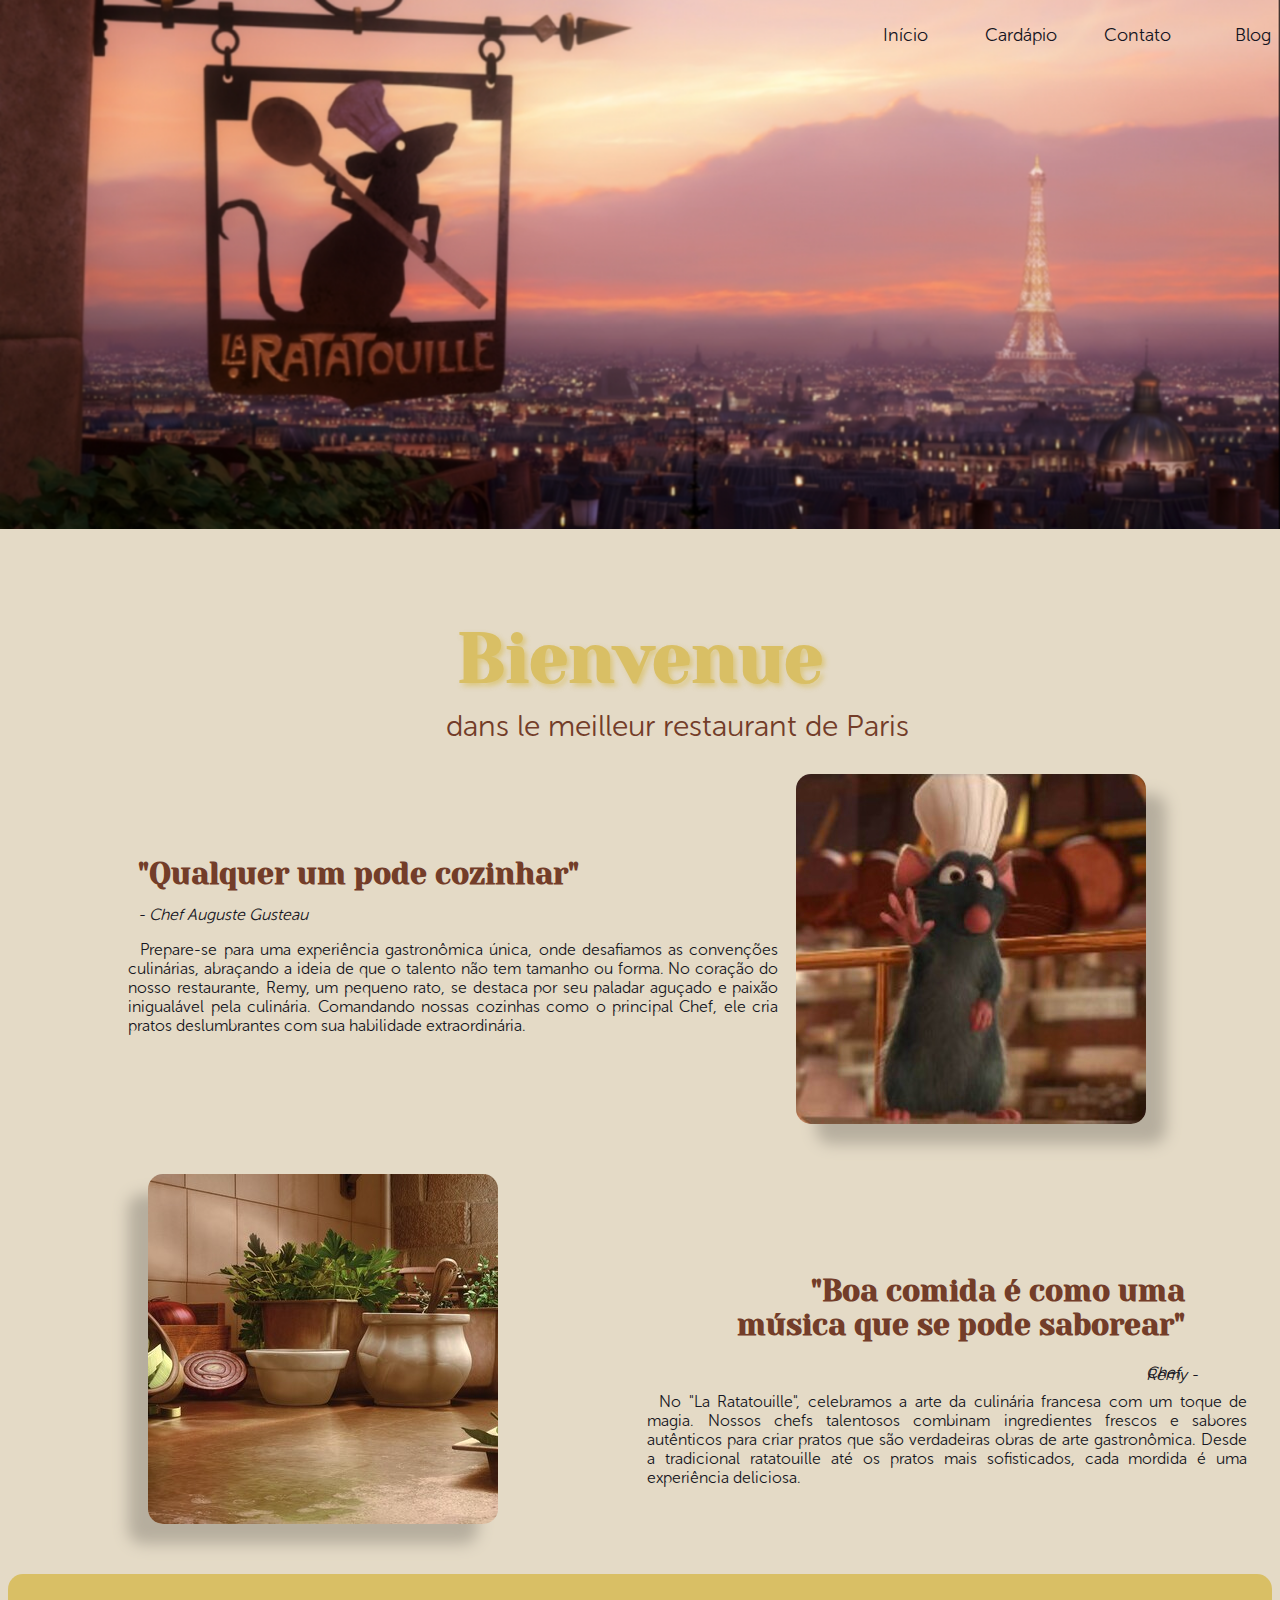
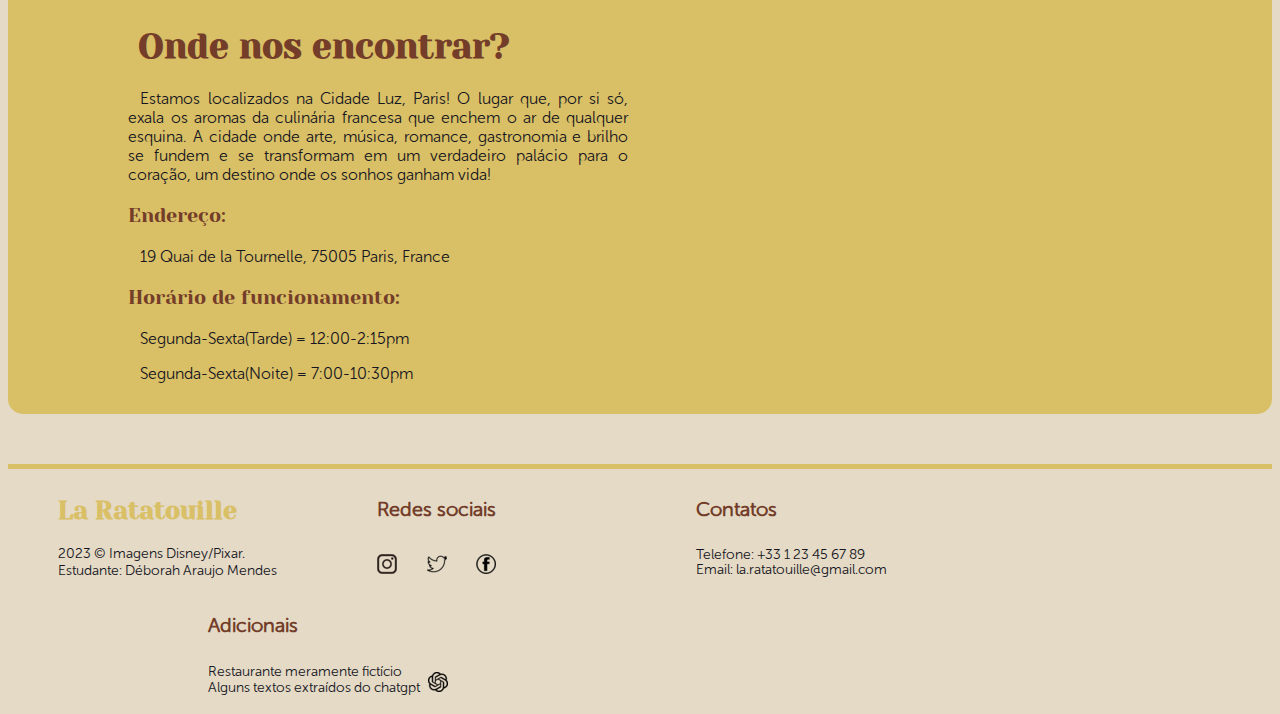
<file: index.html>
<!DOCTYPE html>
<html lang="pt-br">
<head>
    <meta charset="UTF-8">
    <meta http-equiv="X-UA-Compatible" content="IE=edge">
    <meta name="viewport" content="width=device-width, initial-scale=1.0">
    <link rel="stylesheet" href="styles.css">
    <title>La Ratatouille</title>
</head>
<body>
    <div>
    <ul>
        <li>
            <a href="index.html">Início</a>
        </li>
        <li>
            <a href="cardapio.html">Cardápio</a>
        </li>
        <li> 
            <a href="contato.html">Contato</a>
        </li>
        <li>
            <a href="blog.html">Blog</a>
        </li>
    </ul>   
    </div>

    <h1>Bienvenue</h1>
    <p class="subti">dans le meilleur restaurant de Paris</p>

    <div class="flex-container">
        <div class="galeria-a">
            <div class="galeria-a1">
             <h3 class="frase1">"Qualquer um pode cozinhar"</h3>
             <p class="chef-cit">- Chef Auguste Gusteau</p>
             <p class="pa1">Prepare-se para uma experiência gastronômica única, onde desafiamos as convenções culinárias, 
                          abraçando a ideia de que o talento não tem tamanho ou forma. No coração do nosso restaurante, 
                          Remy, um pequeno rato, se destaca por seu paladar aguçado e paixão inigualável pela culinária.
                          Comandando nossas cozinhas como o principal Chef, ele cria pratos deslumbrantes com sua habilidade
                          extraordinária.</p>
            </div>
        </div>

        <div class="galeria-b">
            <div class="galeria-a1">
            <img class="remy-chef" src="fotos/remy-chef-350.jpg" alt="">
            </div>
        </div>
    </div>

    <div class="flex-container">
        <div class="galeria-a">
            <div class="galeria-a1">
                <img class="temperos" src="fotos/temperos-350.jpeg" alt="">          
            </div>
        </div>

        <div class="galeria-b">
            <div class="galeria-a1">
                <h3 class="frase2">"Boa comida é como uma<br> música que se pode saborear"</h3>
                <p class="remy-cit">Chef Remy -</p>
                <p class="pa2">No "La Ratatouille", celebramos a arte da culinária francesa com um toque de magia. 
                             Nossos chefs talentosos combinam ingredientes frescos e sabores autênticos para 
                             criar pratos que são verdadeiras obras de arte gastronômica. Desde a tradicional
                             ratatouille até os pratos mais sofisticados, cada mordida é uma experiência deliciosa.</p>
            </div>
        </div>
    </div>

    <div class="local">
        <div class="galeria-a">
            <div class="galeria-a1">
             <h3 class="frase3">Onde nos encontrar?</h3>   
             <p class="pa3">Estamos localizados na Cidade Luz, Paris! O lugar que, por si só, exala os aromas da 
                          culinária francesa que enchem o ar de qualquer esquina. A cidade onde arte, música, 
                          romance, gastronomia e brilho se fundem e se transformam em um verdadeiro palácio para
                          o coração, um destino onde os sonhos ganham vida!</p>
             <p class="pa4">Endereço:</p>
                <p class="pa3">19 Quai de la Tournelle, 75005 Paris, France</p>
             <p class="pa4">Horário de funcionamento:</p>
                <p class="pa3">Segunda-Sexta(Tarde) = 12:00-2:15pm</p>
                <p class="pa3">Segunda-Sexta(Noite) = 7:00-10:30pm</p>             
            </div>
        </div>
        <div class="galeria-b">
            <div class="galeria-a1">
             <iframe class="maps" src="https://www.google.com/maps/embed?pb=!1m18!1m12!1m3!1d328.179140240863!2d2.3544382430855504!3d48.
             84995070000001!2m3!1f0!2f0!3f0!3m2!1i1024!2i768!4f13.1!3m3!1m2!1s0x47e671e4b41c8a83%3A0x5bd4a63441a1398a!2sLa%
             20R%C3%B4tisserie%20d&#39;Argent!5e0!3m2!1sen!2sbr!4v1685322840221!5m2!1sen!2sbr" width="440" height="400" 
             style="border:0;" allowfullscreen="" loading="lazy" referrerpolicy="no-referrer-when-downgrade"></iframe>
            </div>
        </div>
    </div>

    <hr class="linha">

    <div class="flex-container">
        <div>
         <h4>La Ratatouille</h4>
            <p class="rights">2023 © Imagens Disney/Pixar.<br>Estudante: Déborah Araujo Mendes</p>
        </div>
        <div>
            <h5 class="redes">Redes sociais</h5>
            <div  class="flex-container">
                <a href="https://www.instagram.com/catolicadebrasilia/?hl=en" target="_blank">
                <img class="insta" src="fotos/insta-20.png" alt=""></a>

                <a href="https://twitter.com/catolica" target="_blank">
                <img class="twitter" src="fotos/twitter-20.png" alt=""></a>

                <a href="https://www.facebook.com/catolicadebrasilia/" target="_blank">
                <img class="face" src="fotos/face-20.png" alt=""></a>
            </div>
        </div>
        <div>
            <h5>Contatos</h5>
            <p class="dados">Telefone: +33 1 23 45 67 89</p>
            <p class="dados">Email: la.ratatouille@gmail.com</p>
        </div>
        <div>
            <h5>Adicionais</h5>
            <p class="dados">Restaurante meramente fictício<br>
            Alguns textos extraídos do chatgpt
                <a href="https://openai.com/blog/chatgpt"target="_blank">
                <img class="chatgpt" src="fotos/chatgpt-20.png" alt=""></a>
            </p>

        </div>
    </div>
</body>
</html>
</file>
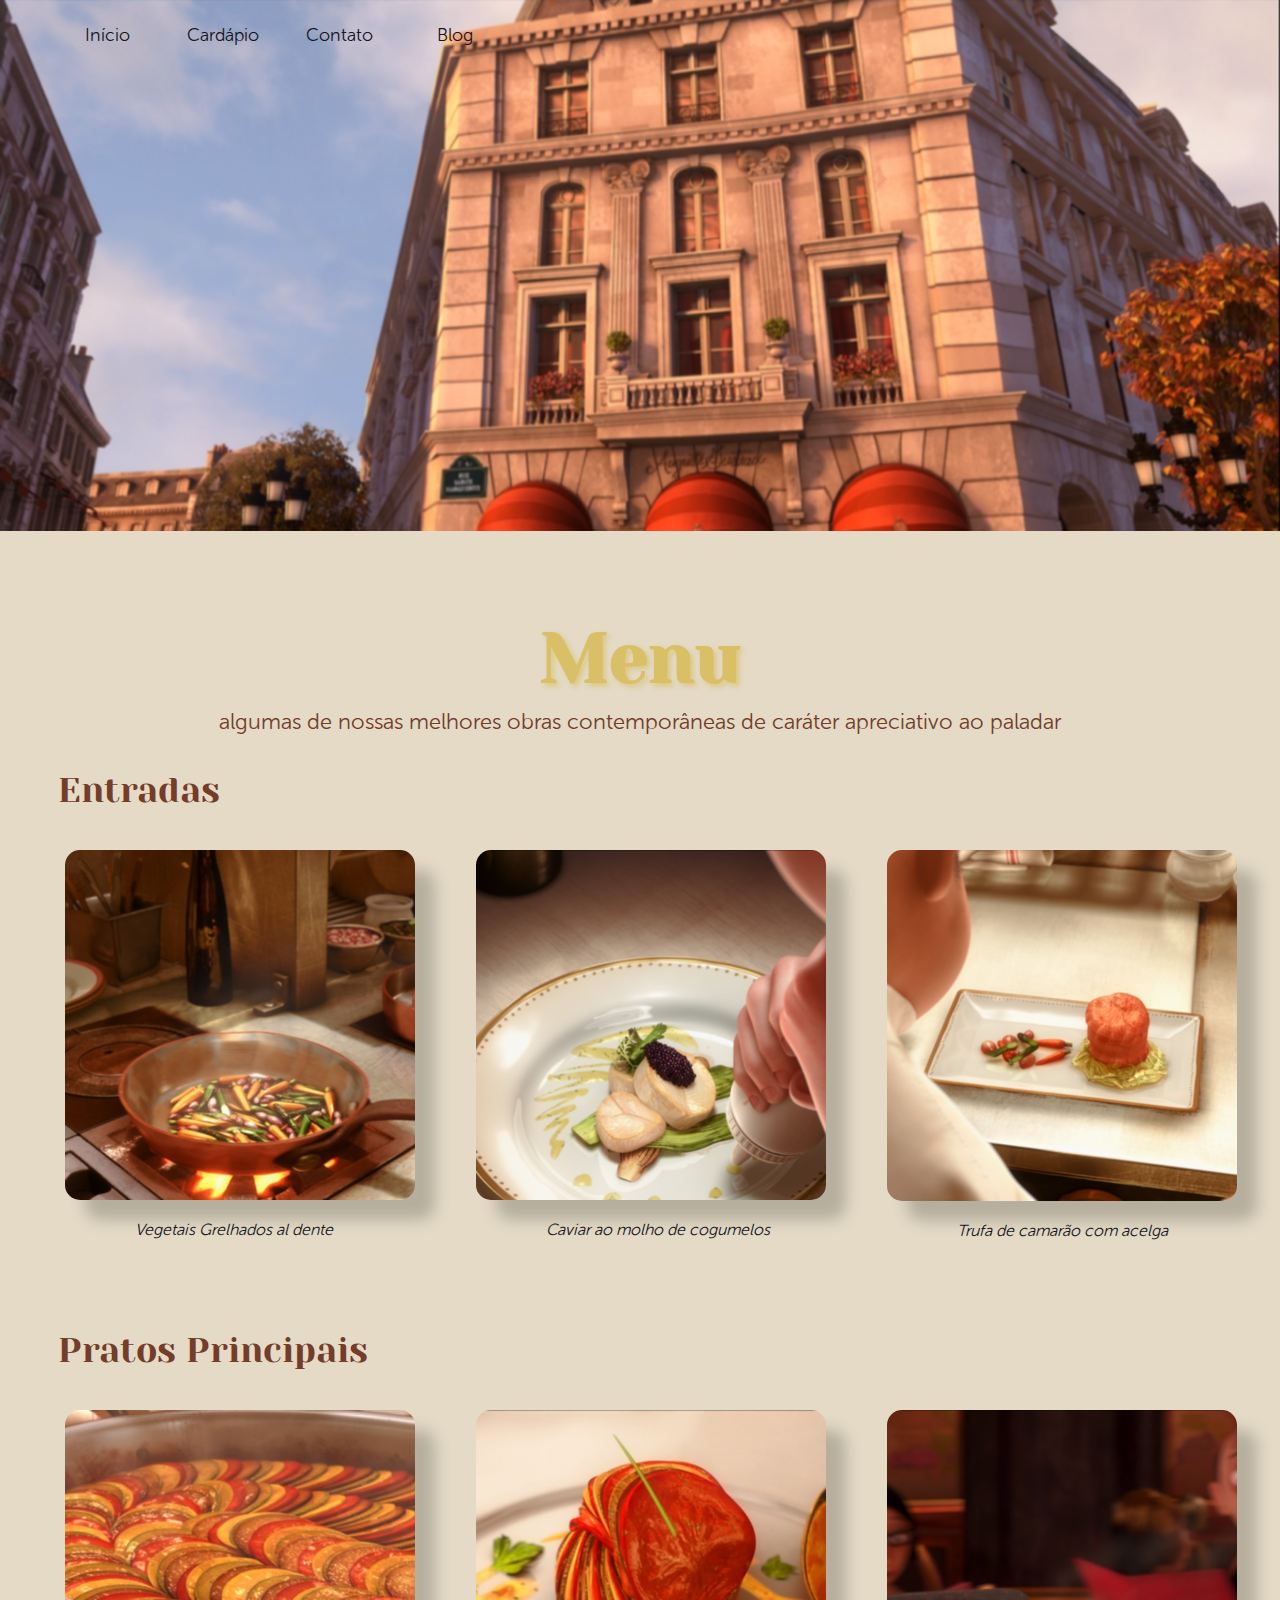
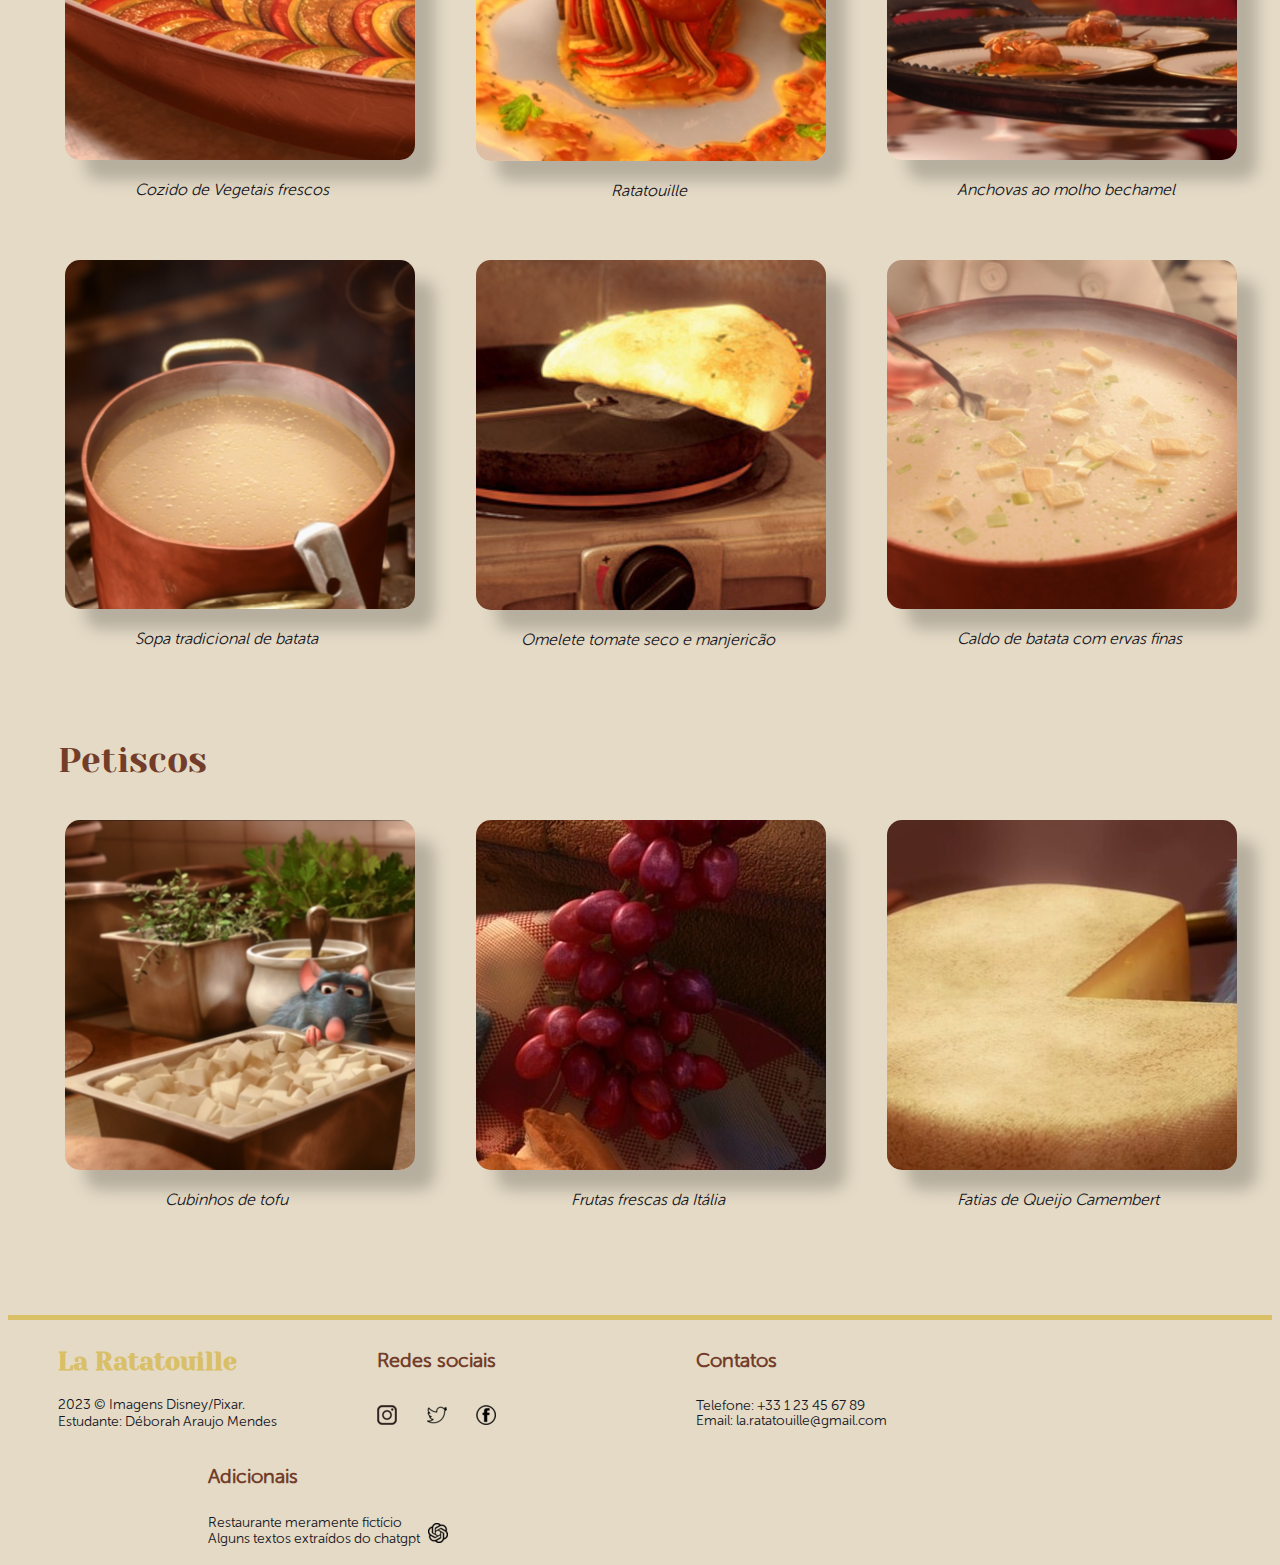
<file: cardapio.html>
<!DOCTYPE html>
<html lang="pt-br">
<head>
    <meta charset="UTF-8">
    <meta http-equiv="X-UA-Compatible" content="IE=edge">
    <meta name="viewport" content="width=device-width, initial-scale=1.0">
    <link rel="stylesheet" href="cardapio.css">
    <title>Cardápio</title>
</head>
<body>
    <div>
        <ul>
            <li>
                <a href="index.html">Início</a>
            </li>
            <li>
                <a href="cardapio.html">Cardápio</a>
            </li>
            <li> 
                <a href="contato.html">Contato</a>
            </li>
            <li>
                <a href="blog.html">Blog</a>
            </li>
        </ul>   
    </div>

    <h1>Menu</h1>
    <p class="subt1">algumas de nossas melhores obras contemporâneas de caráter apreciativo ao paladar</p>
    <p class="subt2">Entradas</p>
    <div class="flex-container">
        <div class="coluna1">
            <img class="img" src="fotos/veg-frig-350.png" alt="">
            <p class="pa1">Vegetais Grelhados al dente</p>
        </div>
        <div class="coluna1">
            <img class="img" src="fotos/caviar-350.png" alt="">
            <p class="pa1">Caviar ao molho de cogumelos</p>
        </div>
        <div class="coluna1">
            <img class="img" src="fotos/bolinho-veg-350.png" alt="">
            <p class="pa1">Trufa de camarão com acelga</p>
        </div>
    </div>

    <p class="subt2">Pratos Principais</p>
    <div class="flex-container">
        <div class="coluna1">
            <img class="img" src="fotos/cozido-350.png" alt="">
            <p class="pa1">Cozido de Vegetais frescos</p>
        </div>
        <div class="coluna1">
            <img class="img" src="fotos/Ratatouille-350.png" alt="">
            <p class="pa2">Ratatouille</p>
        </div>
        <div class="coluna1">
            <img class="img" src="fotos/anchovas-350.png" alt="">
            <p class="pa1">Anchovas ao molho bechamel</p>
        </div>
    </div>

    <div class="flex-container">
        <div class="coluna1">
            <img class="img" src="fotos/sopa-simp-350.png" alt="">
            <p class="pa1">Sopa tradicional de batata</p>
        </div>
        <div class="coluna1">
            <img class="img" src="fotos/omelete-350.png" alt="">
            <p class="pa3">Omelete tomate seco e manjericão</p>
        </div>
        <div class="coluna1">
            <img class="img" src="fotos/sopa-vrd-350.png" alt="">
            <p class="pa1">Caldo de batata com ervas finas</p>
        </div>
    </div>

    <p class="subt2">Petiscos</p>
    <div class="flex-container">
        <div class="coluna1">
            <img class="img" src="fotos/tofu-350.png" alt="">
            <p class="pa4">Cubinhos de tofu</p>
        </div>
        <div class="coluna1">
            <img class="img" src="fotos/uvas-350.jpg" alt="">
            <p class="pa5">Frutas frescas da Itália</p>
        </div>
        <div class="coluna1">
            <img class="img" src="fotos/queijo-350.jpg" alt="">
            <p class="pa1">Fatias de Queijo Camembert</p>
        </div>
    </div>

    <hr class="linha">

    <div class="flex-container">
        <div>
         <h4>La Ratatouille</h4>
            <p class="rights">2023 © Imagens Disney/Pixar.<br>Estudante: Déborah Araujo Mendes</p>
        </div>
        <div>
            <h5 class="redes">Redes sociais</h5>
            <div  class="flex-container">
                <a href="https://www.instagram.com/catolicadebrasilia/?hl=en" target="_blank">
                <img class="insta" src="fotos/insta-20.png" alt=""></a>

                <a href="https://twitter.com/catolica" target="_blank">
                <img class="twitter" src="fotos/twitter-20.png" alt=""></a>

                <a href="https://www.facebook.com/catolicadebrasilia/" target="_blank">
                <img class="face" src="fotos/face-20.png" alt=""></a>
            </div>
        </div>
        <div>
            <h5>Contatos</h5>
            <p class="dados">Telefone: +33 1 23 45 67 89</p>
            <p class="dados">Email: la.ratatouille@gmail.com</p>
        </div>
        <div>
            <h5>Adicionais</h5>
            <p class="dados">Restaurante meramente fictício<br>
            Alguns textos extraídos do chatgpt
                <a href="https://openai.com/blog/chatgpt"target="_blank">
                <img class="chatgpt" src="fotos/chatgpt-20.png" alt=""></a>
            </p>

        </div>
    </div>
</body>
</html>
</file>
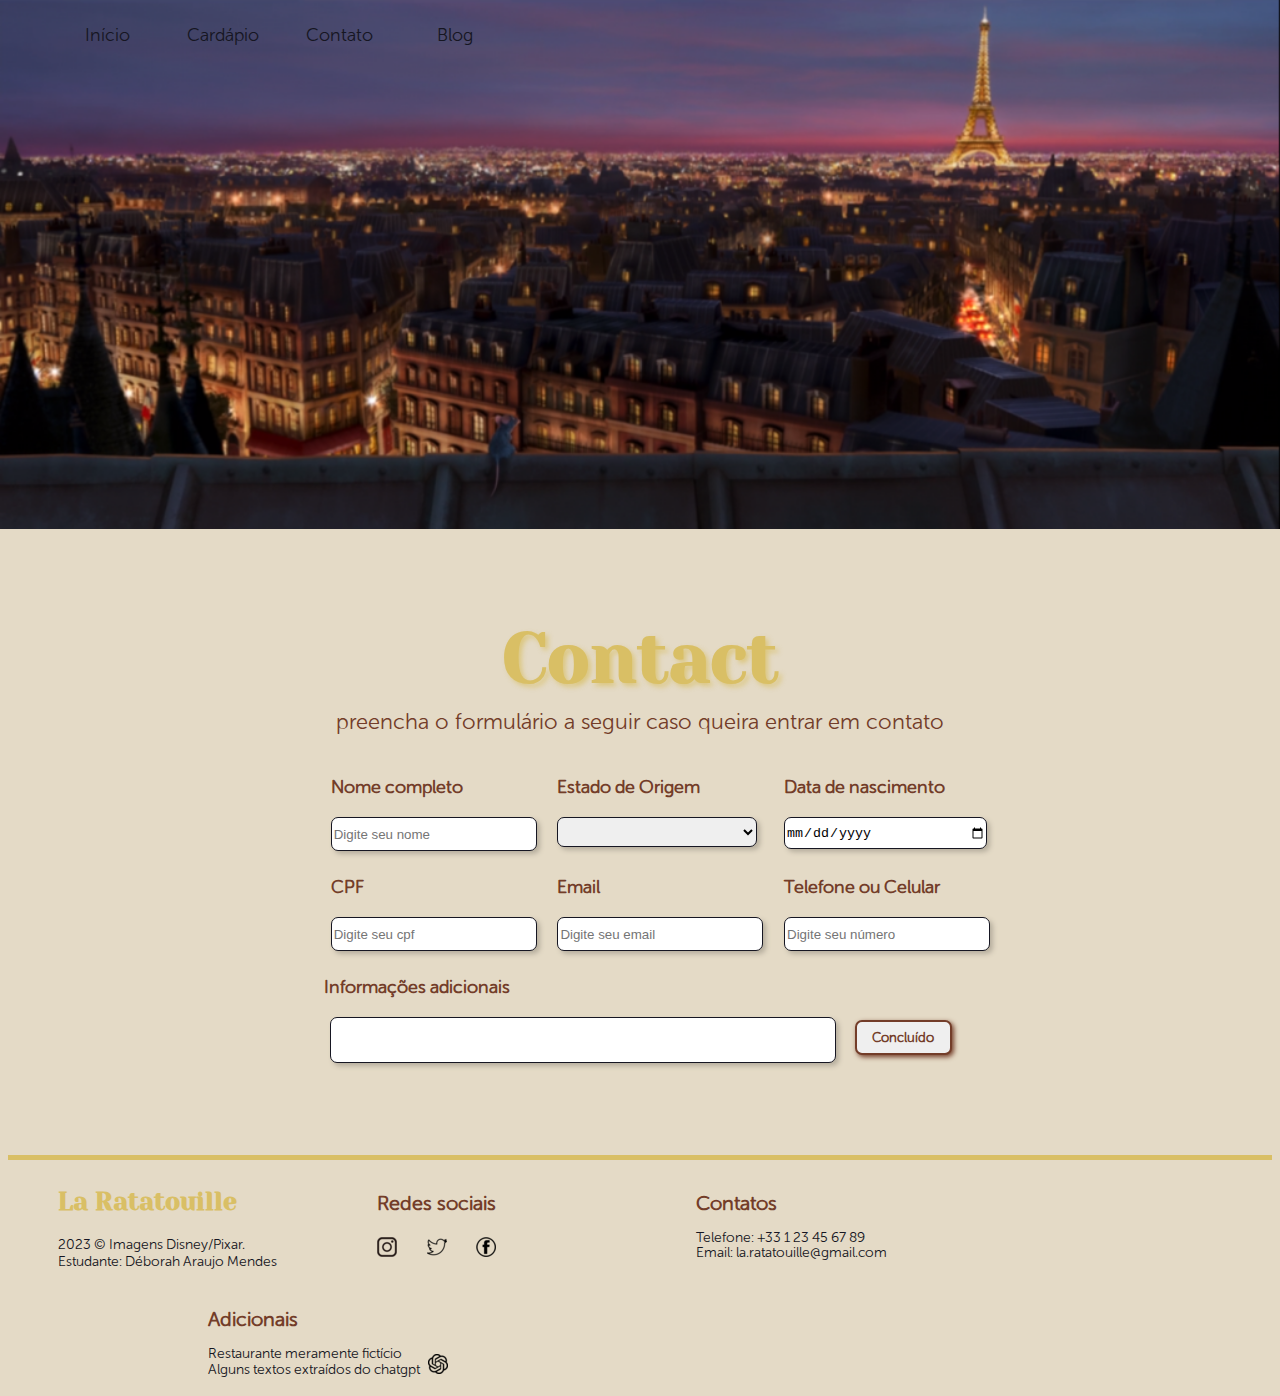
<file: contato.html>
<!DOCTYPE html>
<html lang="pt-br">
<head>
    <meta charset="UTF-8">
    <meta http-equiv="X-UA-Compatible" content="IE=edge">
    <meta name="viewport" content="width=device-width, initial-scale=1.0">
    <link rel="stylesheet" href="contato.css">
    <title>Contato</title>
</head>
<body>
    <div>
        <ul class="lista">
            <li class="item">
                <a href="index.html">Início</a>
            </li>
            <li class="item">
                <a href="cardapio.html">Cardápio</a>
            </li>
            <li class="item"> 
                <a href="contato.html">Contato</a>
            </li>
            <li class="item">
                <a href="blog.html">Blog</a>
            </li>
        </ul>   
    </div>
    
    <h1>Contact</h1>
    <p class="subti">preencha o formulário a seguir caso queira entrar em contato </p>

<form method="post">
    <div class="flex-container">
      <div class="coluna1">
        <h5>Nome completo</h5>
        <label for="Nome_completo"></label>
        <input class="input" placeholder="Digite seu nome" type="text" id="Nome_completo" name="Nome_completo">
      </div>

      <div class="coluna1">
       <h5>Estado de Origem</h5>
       <label for="Estado_natal"></label>
          <select class="input" name="Estado_natal" id="Estado_natal">
            <option value=""></option>
            <option value="AC">Acre</option>
            <option value="AL">Alagoas</option>
            <option value="AP">Amapá</option>
            <option value="AM">Amazonas</option>
            <option value="BA">Bahia</option>
            <option value="CE">Ceará</option>
            <option value="DF">Distrito Federal</option>
            <option value="ES">Espírito Santo</option>
            <option value="GO">Goiás</option>
            <option value="MA">Maranhão</option>
            <option value="MT">Mato Grosso</option>
            <option value="MS">Mato Grosso do Sul</option>
            <option value="MG">Minas Gerais</option>
            <option value="PA">Pará</option>
            <option value="PB">Paraíba</option>
            <option value="PR">Paraná</option>
            <option value="PE">Pernambuco</option>
            <option value="PI">Piauí</option>
            <option value="RJ">Rio de Janeiro</option>
            <option value="RN">Rio Grande do Norte</option>
            <option value="RS">Rio Grande do Sul</option>
            <option value="RO">Rondônia</option>
            <option value="RR">Roraima</option>
            <option value="SC">Santa Catarina</option>
            <option value="SP">São Paulo</option>
            <option value="TO">Tocantins</option>
          </select>
        </div>  

        <div class="coluna1">
            <h5>Data de nascimento</h5>
            <label for="nascimento"></label>
            <input class="input" type="date" id="nascimento" name="nascimento">
        </div>
    </div> 
    <div class="flex-container">
        <div class="coluna1">
            <h5>CPF</h5>
            <label for="cpf"></label>
            <input class="input" placeholder="Digite seu cpf" type="number" id="cpf" name="cpf">
        </div>

        <div class="coluna1">
            <h5>Email</h5>
            <label for="Email"></label>
            <input class="input" placeholder="Digite seu email" type="email" id="Email" name="Email">
        </div>

        <div class="coluna1">
            <h5>Telefone ou Celular</h5>
            <label for="celular"></label>
            <input class="input" placeholder="Digite seu número" type="tel" id="celular" name="celular">
        </div>
    </div> 
    <div class="flex-container2">
        <div class="coluna3">
        <h5 class="mensagem">Informações adicionais</h5>
          <textarea class="mensagem-box" name="adicionais" id="adicionais" 
          cols="65" rows="10" style="resize: none;" 
          placeholder="Digite informações oportunas">
          </textarea>  
        </div>
        <div class="coluna2">
          <button class="botao" type="submit"><strong>Concluído</strong></button>
        </div>
    </div>
</form>
</div>
<hr class="linha">

<div class="flex-container3">
    <div>
     <h4>La Ratatouille</h4>
        <p class="rights">2023 © Imagens Disney/Pixar.<br>Estudante: Déborah Araujo Mendes</p>
    </div>
    <div>
        <h5 class="redes">Redes sociais</h5>
        <div  class="flex-container2">
            <a href="https://www.instagram.com/catolicadebrasilia/?hl=en" target="_blank">
            <img class="insta" src="fotos/insta-20.png" alt=""></a>

            <a href="https://twitter.com/catolica" target="_blank">
            <img class="twitter" src="fotos/twitter-20.png" alt=""></a>

            <a href="https://www.facebook.com/catolicadebrasilia/" target="_blank">
            <img class="face" src="fotos/face-20.png" alt=""></a>
        </div>
    </div>
    <div>
        <h5 class="rodape-tit">Contatos</h5>
        <p class="dados">Telefone: +33 1 23 45 67 89</p>
        <p class="dados">Email: la.ratatouille@gmail.com</p>
    </div>
    <div>
        <h5 class="rodape-tit">Adicionais</h5>
        <p class="dados">Restaurante meramente fictício<br>
        Alguns textos extraídos do chatgpt
            <a href="https://openai.com/blog/chatgpt"target="_blank">
            <img class="chatgpt" src="fotos/chatgpt-20.png" alt=""></a>
        </p>

    </div>
</body>
</html>
</file>
<file: styles.css>
/*LINKS DE FONTES*/
@font-face {
    font-family: 'Museo';
    src: url(museo-sans-rounded-cufonfonts/MuseoSansRounded300.otf) format('opentype');
}
@font-face {
    font-family: 'Yeseva';
    src: url(Yeseva_One/YesevaOne-Regular.ttf) format('truetype');
}

/*BODY DA INICIAL*/
body{
    background: url(fotos/image-BCK.png);
    background-repeat: no-repeat;
    background-color: #E4DAC6;
    background-size: contain;
}

/*MENU*/
li{
    display: inline-block;
    width: 100px;
    margin-left: 2px;
    padding: 5px;
    margin-top: 3px;
}
ul{ 
    margin-left: 780px;
    text-align: center;
    background-color: transparent;
    width: 500px;
    height: 40px;
}
a{
    text-decoration: none;
    font-family: 'Museo', Arial, sans-serif;
    color: #161622;
    font-size: 18px;
    transition: .4s;
}
a:hover{
    color: #D9BF65;
}

/*TÍTULOS PRINCIPAIS*/
h1{
    font-family: 'Yeseva', Arial, serif;
    text-align: center;
    margin-top: 600px;
    font-size: 70px;
    color: #D9BF65;
    line-height: 5px;
    text-shadow: 3px 3px 5px #d9c065b9;
}
::selection{
    background-color: #B3BF56;
}
.subti{
    font-family: 'Museo', Arial, sans-serif;
    margin-left: 438px;
    margin-top: 0px;
    font-size: 30px;
    color: #733D29;
}

/*CONTEÚDO ESCRITO DA PÁGINA*/
.frase1{
    font-family: 'Yeseva', Arial, serif;
    font-size: 30px;
    color: #733D29;
    margin-top: 100px;
    margin-left: 100px;
    line-height: 1px;
}
.frase2{
    font-family: 'Yeseva', Arial, serif;
    font-size: 30px;
    color: #733D29; 
    text-align: right;
    margin-right: 30px;
    margin-top: 100px;
}
.frase3{
    font-family: 'Yeseva', Arial, serif;
    font-size: 35px;
    color: #733D29; 
    margin-left: 100px;
    margin-top: 65px;
    line-height: 15px;
}
.chef-cit{
    font-family: 'Museo', Arial, sans-serif;
    font-style: italic;
    color: #161622;
    margin-left: 100px;
}
.remy-cit{
    font-family: 'Museo', Arial, sans-serif;
    font-style: italic;
    color: #161622;
    margin-left: 500px;
    line-height: 2px;
}
.pa1{
    font-family: 'Museo', Arial, sans-serif;
    color: #161622;
    margin-left: 90px;
    text-align: justify;   
    width: 650px; 
    text-indent: 12px;
}
.pa2{
    font-family: 'Museo', Arial, sans-serif;
    color: #161622;
    margin-left: 1px;
    text-align: justify;   
    width: 600px; 
    text-indent: 12px;
}
.pa3{
    font-family: 'Museo', Arial, sans-serif;
    color: #161622;
    margin-left: 90px;
    text-align: justify;
    text-indent: 12px;
    width: 500px; 
}
.pa4{
    font-family: 'Yeseva', Arial, sans-serif;
    color: #733D29;
    margin-left: 90px;
    font-size: 20px;
}

/*GALERIA DE DIVS PRA ORGANZAR*/
.flex-container{
    display: flex;
    flex-wrap: wrap;
}
.galeria-a{
    width: 48%;
    height: 400px;
}
.galeria-a1{
    width: 90%;
    height: 341px;
    margin-left: 5%;
}
.galeria-b{
    width: 50%;
    height: 400px;
    
}
.local{
    display: flex;
    flex-wrap: wrap;
    width: 100%;
    height: 440px;
    background-color: #D9BF65;
    border-radius: 15px;
}
.galeria-c{
    width: 40%;
    height: 400px;
    border: 1px solid;
}

/*RODAPÉ*/
h4{
    font-family: 'Yeseva', Arial, serif;
    font-size: 25px;
    color: #D9BF65;
    margin-left: 50px;
    line-height: 2px;
}
.rights{
    font-family: 'Museo', Arial, serif;
    color: #161622;
    margin-left: 50px;
    font-size: 14px;
}
h5{
    font-family: 'Museo', Arial, serif;
    font-size: 20px;
    color: #733D29;
    margin-left: 200px;
    margin-top: 20px;
}
.redes{
    font-family: 'Museo', Arial, serif;
    font-size: 20px;
    color: #733D29;
    margin-left: 100px;
    margin-top: 20px;
}
.contatos{
    font-family: 'Museo', Arial, serif;
    font-size: 20px;
    color: #733D29;
    margin-left: 100px;
    margin-top: 20px;
}
.dados{
    font-family: 'Museo', Arial, serif;
    color: #161622;
    margin-left: 200px;
    font-size: 14px;
    line-height: 1px;
}
.insta{
    margin-left: 100px;
}
.twitter{
    margin-left: 30px;
    margin-bottom: 4px;
}
.face{
    margin-left: 29px;
    margin-bottom: 10px;
}
.chatgpt{
    margin-left: 5px;
    line-height: 1px;
}

/*IMAGENS*/
.remy-chef{
    margin-left: 150px;
    border-radius: 15px;
    box-shadow: 20px 20px 15px rgb(182, 174, 158);
    transition: .6s;
}
.remy-chef:hover{
    box-shadow: 20px 20px 15px rgb(145, 138, 124);
    text-shadow: none;
    transform: scale(1.02);
}
.temperos{
    margin-left: 110px;
    border-radius: 15px;
    box-shadow: -20px 20px 15px rgb(182, 174, 158);
    transition: .6s;
}
.temperos:hover{
    box-shadow: -20px 20px 15px rgb(145, 138, 124);
    text-shadow: none;
    transform: scale(1.02);
}
.maps{
    margin-top: 20px;
    margin-left: 100px;
    border-radius: 15px;
    position: absolute;
}
.linha{
    background-color: #D9BF65;
    height: 5px;
    border: none;
    margin-top: 50px;
}
</file>
<file: cardapio.css>
/*LINKS DE FONTES*/
@font-face {
    font-family: 'Museo';
    src: url(museo-sans-rounded-cufonfonts/MuseoSansRounded300.otf) format('opentype');
}
@font-face {
    font-family: 'Yeseva';
    src: url(Yeseva_One/YesevaOne-Regular.ttf) format('truetype');
}

/*BODY DO CARDÁPIO*/
body{
    background: url(fotos/restaurante.png);
    background-repeat: no-repeat;
    background-color: #E4DAC6;
    background-size: contain;
}

/*MENU*/
li{
    display: inline-block;
    width: 100px;
    margin-left: 2px;
    padding: 5px;
    margin-top: 3px;
}
ul{ 
    margin-left: -18px;
    text-align: center;
    background-color: transparent;
    width: 500px;
    height: 40px;
}
a{
    text-decoration: none;
    font-family: 'Museo', Arial, sans-serif;
    color: #161622;
    font-size: 18px;
    transition: .4s;
}
a:hover{
    color: #D9BF65;
}

/*TÍTULOS PRINCIPAIS*/
h1{
    font-family: 'Yeseva', Arial, serif;
    text-align: center;
    margin-top: 600px;
    font-size: 70px;
    color: #D9BF65;
    line-height: 5px;
    text-shadow: 3px 3px 5px #d9c065b9;
}
::selection{
    background-color: #B3BF56;
}

/*GALERIA DE DIVS PRA ORGANZAR*/
.flex-container{
    display: flex;
    flex-wrap: wrap;
}
.coluna1{
    width: 30%;
    height: 450px;
    margin-left: 32px;
}

/*CONTEÚDO ESCRITO DA PÁGINA*/
.subt2{
    font-family: 'Yeseva', Arial, serif;
    font-size: 35px;
    color: #733D29;
    margin-left: 50px;
}
.subt1{
    font-family: 'Museo', Arial, sans-serif;
    text-align: center;
    margin-top: 0px;
    font-size: 22px;
    color: #733D29;
}
.pa1{
    font-family: 'Museo', Arial, sans-serif;
    color: #161622;
    text-align: justify;   
    margin-left: 95px;
    font-style: italic;
}
.pa2{
    font-family: 'Museo', Arial, sans-serif;
    color: #161622;
    text-align: justify;   
    margin-left: 160px;
    font-style: italic;
}
.pa3{
    font-family: 'Museo', Arial, sans-serif;
    color: #161622;
    text-align: justify;   
    margin-left: 70px;
    font-style: italic;
}
.pa4{
    font-family: 'Museo', Arial, sans-serif;
    color: #161622;
    text-align: justify;   
    margin-left: 125px;
    font-style: italic;
}
.pa5{
    font-family: 'Museo', Arial, sans-serif;
    color: #161622;
    text-align: justify;   
    margin-left: 120px;
    font-style: italic;
}

/*IMAGENS*/
.img{
    margin-left: 25px;
    border-radius: 15px;
    margin-top: 5px;
    box-shadow: 20px 20px 15px rgb(182, 174, 158);
    transition: .6s;
}
.img:hover{
    box-shadow: 20px 20px 15px rgb(145, 138, 124);
    text-shadow: none;
    transform: scale(1.02);
}

/*RODAPÉ*/
.linha{
    background-color: #D9BF65;
    height: 5px;
    border: none;
    margin-top: 50px;
}
h4{
    font-family: 'Yeseva', Arial, serif;
    font-size: 25px;
    color: #D9BF65;
    margin-left: 50px;
    line-height: 2px;
}
.rights{
    font-family: 'Museo', Arial, serif;
    color: #161622;
    margin-left: 50px;
    font-size: 14px;
}
h5{
    font-family: 'Museo', Arial, serif;
    font-size: 20px;
    color: #733D29;
    margin-left: 200px;
    margin-top: 20px;
}
.redes{
    font-family: 'Museo', Arial, serif;
    font-size: 20px;
    color: #733D29;
    margin-left: 100px;
    margin-top: 20px;
}
.dados{
    font-family: 'Museo', Arial, serif;
    color: #161622;
    margin-left: 200px;
    font-size: 14px;
    line-height: 1px;
}
.insta{
    margin-left: 100px;
}
.twitter{
    margin-left: 30px;
    margin-bottom: 4px;
}
.face{
    margin-left: 29px;
    margin-bottom: 10px;
}
.chatgpt{
    margin-left: 5px;
    line-height: 1px;
}
</file>
<file: contato.css>
/*LINKS DE FONTES*/
@font-face {
    font-family: 'Museo';
    src: url(museo-sans-rounded-cufonfonts/MuseoSansRounded300.otf) format('opentype');
}
@font-face {
    font-family: 'Yeseva';
    src: url(Yeseva_One/YesevaOne-Regular.ttf) format('truetype');
}

/*BODY DO CARDÁPIO*/
body{
    background: url(fotos/paris.png);
    background-repeat: no-repeat;
    background-color: #E4DAC6;
    background-size: contain;
}

/*MENU*/
.item{
    display: inline-block;
    width: 100px;
    margin-left: 2px;
    padding: 5px;
    margin-top: 3px;
}
.lista{ 
    margin-left: -18px;
    text-align: center;
    background-color: transparent;
    width: 500px;
    height: 40px;
}
a{
    text-decoration: none;
    font-family: 'Museo', Arial, sans-serif;
    color: #161622;
    font-size: 18px;
    transition: .4s;
}
a:hover{
    color: #D9BF65;
}

/*TÍTULOS PRINCIPAIS*/
h1{
    font-family: 'Yeseva', Arial, serif;
    text-align: center;
    margin-top: 600px;
    font-size: 70px;
    color: #D9BF65;
    line-height: 5px;
    text-shadow: 3px 3px 5px #d9c065b9;
}
::selection{
    background-color: #B3BF56;
}
.subti{
    font-family: 'Museo', Arial, sans-serif;
    text-align: center;
    margin-top: 0px;
    font-size: 22px;
    color: #733D29;
}
h5{
    font-family: 'Museo', Arial, serif;
    font-size: 18px;
    color: #733D29;
    line-height: 1%;
}
.mensagem{
    margin-left: 18.5%;
    font-family: 'Museo', Arial, serif;
    font-size: 18px;
    color: #733D29;
    line-height: 1%;
}

/*GALERIA DE DIVS PRA ORGANZAR*/
.flex-container{
    display: flex;
    flex-wrap: wrap;
    margin-left: 23%;
}
.flex-container2{
    display: flex;
    flex-wrap: wrap;
}
.coluna1{
    width: 20%;
    height: 100px;
    margin-left: 32px;
}
.coluna2{
    width: 10%;
    height: 100px;
    margin-left: 13.5%;
    margin-top: 3.8%;
}
.coluna3{
    width: 35%;
    height: 100px;
    margin-left: 18.5%;
}

/*CAMPOS*/
.botao{
    margin-top: 15px;
    width: 97px;
    height: 35px;
    border-radius: 7px;
    border: 2px solid #733D29;   
    box-shadow: 2px 2px 5px rgb(115, 61, 41);
    color: #733D29;
    font-family: 'Museo', Arial, sans-serif;
}
.botao:hover{
    box-shadow: inset 2px 2px 2px rgba(0,0,0,0.2);
    text-shadow: none;
}
.botao:active{
    box-shadow: none;
    background: rgb(226, 203, 117);
}
.mensagem-box{
    margin-left: 20%;
    width: 500px;
    height: 40px;
    border-radius: 7px;
    border: 1px solid #161622;   
    box-shadow: 3px 3px 5px rgb(182, 174, 158);
}
.mensagem-box:focus{
    background-color: rgb(226, 202, 117);
}
.input{
    width: 200px;
    height: 30px;
    border-radius: 7px;
    border: 1px solid #161622;   
    box-shadow: 3px 3px 5px rgb(182, 174, 158);
}
.input:focus{
    background-color: rgb(226, 202, 117);
}

/*RODAPÉ*/
.flex-container3{
    display: flex;
    flex-wrap: wrap;
}
.linha{
    background-color: #D9BF65;
    height: 5px;
    border: none;
    margin-top: 50px;
}
h4{
    font-family: 'Yeseva', Arial, serif;
    font-size: 25px;
    color: #D9BF65;
    margin-left: 50px;
    line-height: 2px;
}
.rights{
    font-family: 'Museo', Arial, serif;
    color: #161622;
    margin-left: 50px;
    font-size: 14px;
}
.rodape-tit{
    font-family: 'Museo', Arial, serif;
    font-size: 20px;
    color: #733D29;
    margin-left: 200px;
    margin-top: 35px;
}
.redes{
    font-family: 'Museo', Arial, serif;
    font-size: 20px;
    color: #733D29;
    margin-left: 100px;
    margin-top: 35px;
}
.dados{
    font-family: 'Museo', Arial, serif;
    color: #161622;
    margin-left: 200px;
    font-size: 14px;
    line-height: 1px;
}
.insta{
    margin-left: 100px;
}
.twitter{
    margin-left: 30px;
    margin-bottom: 4px;
}
.face{
    margin-left: 29px;
    margin-bottom: 10px;
}
.chatgpt{
    margin-left: 5px;
    line-height: 1px;
}
</file>
